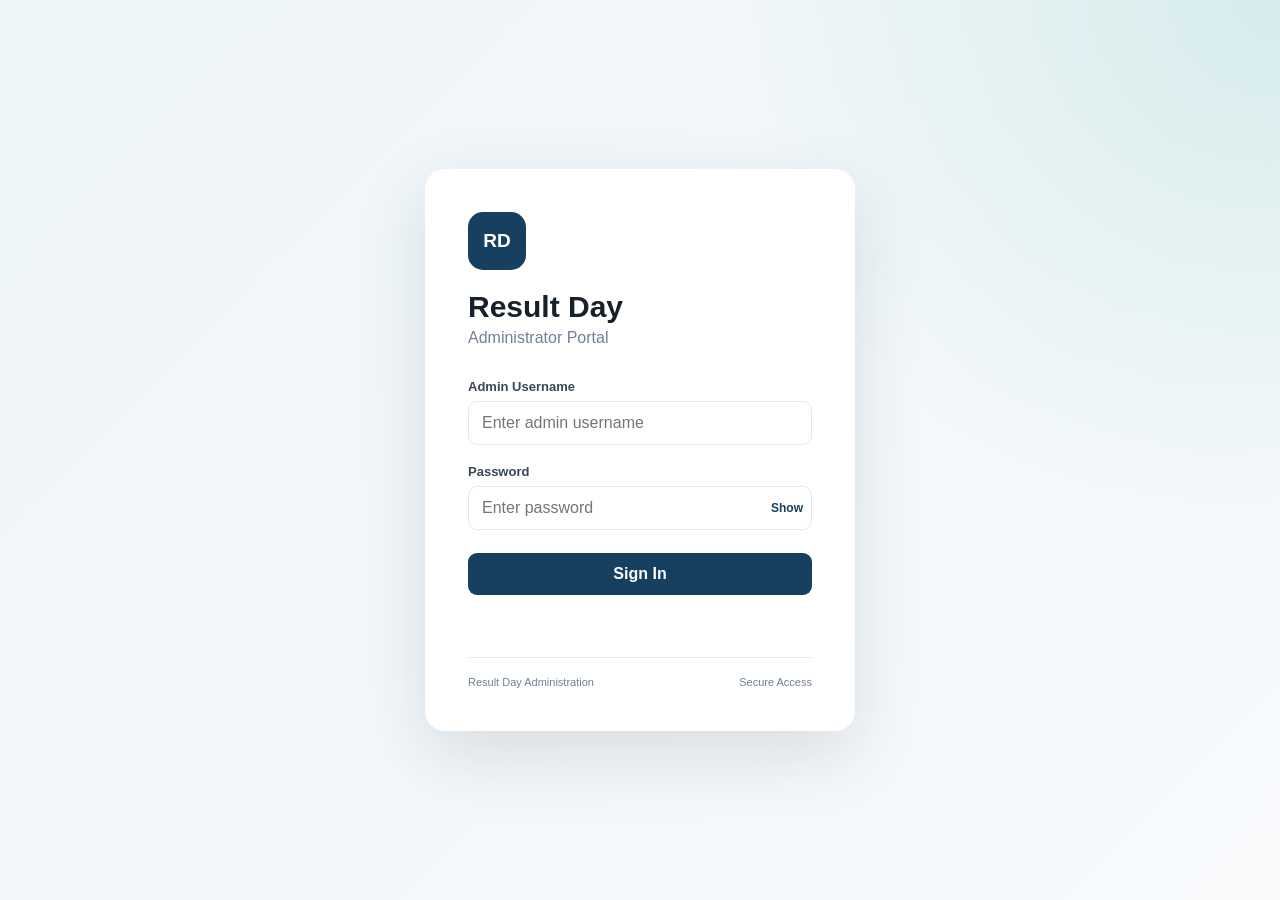
<file: admin-frontend/index.html>
<!DOCTYPE html>
<html lang="en">
<head>
    <meta charset="UTF-8">
    <meta name="viewport" content="width=device-width, initial-scale=1.0">

    <title>Result Day — Admin Portal</title>

    <link rel="stylesheet" href="admin.css">
</head>

<body>

<!-- =====================================================
     LOGIN SCREEN
===================================================== -->

<div id="loginScreen" class="login-screen">

    <div class="login-card">

        <div class="brand-mark">RD</div>

        <h1>Result Day</h1>
        <p class="login-subtitle">Administrator Portal</p>

        <form id="loginForm">

            <div class="input-group">
                <label for="adminUsername">Admin Username</label>
                <input
                    type="text"
                    id="adminUsername"
                    placeholder="Enter admin username"
                    autocomplete="username"
                    required
                >
            </div>

            <div class="input-group">
                <label for="adminPassword">Password</label>

                <div class="password-wrapper">
                    <input
                        type="password"
                        id="adminPassword"
                        placeholder="Enter password"
                        autocomplete="current-password"
                        required
                    >

                    <button
                        type="button"
                        id="togglePassword"
                        class="password-toggle"
                    >
                        Show
                    </button>
                </div>
            </div>

            <button type="submit" class="primary-btn login-btn">
                Sign In
            </button>

            <p id="loginMessage" class="login-message"></p>

        </form>

        <div class="login-footer">
            <span>Result Day Administration</span>
            <span>Secure Access</span>
        </div>

    </div>

</div>


<!-- =====================================================
     ADMIN APPLICATION
===================================================== -->

<div id="adminApp" class="admin-app hidden">

    <!-- SIDEBAR -->

    <aside class="sidebar" id="sidebar">

        <div class="sidebar-brand">

            <div class="brand-mark small">RD</div>

            <div>
                <strong>Result Day</strong>
                <span>Admin Portal</span>
            </div>

        </div>


        <nav class="sidebar-nav">

            <button class="nav-item active" data-section="dashboard">
                <span class="nav-icon">⌂</span>
                Dashboard
            </button>

            <button class="nav-item" data-section="release">
                <span class="nav-icon">◷</span>
                Result Release
            </button>

            <button class="nav-item" data-section="students">
                <span class="nav-icon">♙</span>
                Students
            </button>

            <button class="nav-item" data-section="results">
                <span class="nav-icon">▤</span>
                Results
            </button>

            <button class="nav-item" data-section="notifications">
                <span class="nav-icon">◉</span>
                Notifications
            </button>

            <div class="nav-divider"></div>

            <p class="nav-heading">INFRASTRUCTURE</p>

            <button class="nav-item" data-section="traffic">
                <span class="nav-icon">↗</span>
                Traffic & ALB
            </button>

            <button class="nav-item" data-section="compute">
                <span class="nav-icon">▣</span>
                EC2 & Scaling
            </button>

            <button class="nav-item" data-section="monitoring">
                <span class="nav-icon">◒</span>
                Monitoring
            </button>

        </nav>


        <div class="sidebar-bottom">

            <div class="admin-mini-profile">
                <div class="avatar">A</div>

                <div>
                    <strong>Administrator</strong>
                    <span>System Admin</span>
                </div>
            </div>

            <button id="logoutBtn" class="logout-btn">
                ⇥ Logout
            </button>

        </div>

    </aside>


    <!-- MAIN CONTENT -->

    <main class="main-content">

        <!-- TOPBAR -->

        <header class="topbar">

            <button id="menuBtn" class="menu-btn">
                ☰
            </button>

            <div class="topbar-title">
                <h2 id="pageTitle">Admin Dashboard</h2>
                <span id="pageSubtitle">
                    Result Day system overview
                </span>
            </div>

            <div class="topbar-actions">

                <button id="refreshBtn" class="icon-btn" title="Refresh">
                    ↻
                </button>

                <div class="admin-top-profile">
                    <div class="avatar">A</div>
                </div>

            </div>

        </header>


        <!-- =================================================
             DASHBOARD
        ================================================== -->

        <section id="dashboard" class="page-section active">

            <div class="welcome-row">

                <div>
                    <p class="eyebrow">SYSTEM OVERVIEW</p>
                    <h1>Good day, Administrator.</h1>
                    <p>
                        Monitor result publishing, students and infrastructure
                        from one place.
                    </p>
                </div>

                <div class="system-status">
                    <span class="status-dot"></span>
                    System Online
                </div>

            </div>


            <div class="stats-grid">

                <div class="stat-card">
                    <div class="stat-icon blue">ST</div>
                    <div>
                        <span>Total Students</span>
                        <strong id="totalStudents">—</strong>
                    </div>
                </div>

                <div class="stat-card">
                    <div class="stat-icon green">RP</div>
                    <div>
                        <span>Published Results</span>
                        <strong id="publishedResults">—</strong>
                    </div>
                </div>

                <div class="stat-card">
                    <div class="stat-icon orange">SR</div>
                    <div>
                        <span>Scheduled Results</span>
                        <strong id="scheduledResults">—</strong>
                    </div>
                </div>

                <div class="stat-card">
                    <div class="stat-icon purple">EC</div>
                    <div>
                        <span>EC2 Instances</span>
                        <strong id="ec2Count">—</strong>
                    </div>
                </div>

            </div>


            <div class="dashboard-grid">

                <div class="panel">

                    <div class="panel-header">
                        <div>
                            <h3>Result Release Status</h3>
                            <p>Current publishing state</p>
                        </div>

                        <button
                            class="small-btn"
                            data-section="release"
                        >
                            Manage
                        </button>
                    </div>

                    <div class="release-overview">

                        <div class="release-circle">
                            <span id="releasePercent">—</span>
                            <small>Published</small>
                        </div>

                        <div class="release-details">

                            <div class="detail-row">
                                <span>Published</span>
                                <strong id="dashPublished">—</strong>
                            </div>

                            <div class="detail-row">
                                <span>Scheduled</span>
                                <strong id="dashScheduled">—</strong>
                            </div>

                            <div class="detail-row">
                                <span>Pending</span>
                                <strong id="dashPending">—</strong>
                            </div>

                        </div>

                    </div>

                </div>


                <div class="panel">

                    <div class="panel-header">

                        <div>
                            <h3>Application Health</h3>
                            <p>Backend connectivity</p>
                        </div>

                        <span id="backendStatus" class="badge neutral">
                            Checking...
                        </span>

                    </div>

                    <div class="health-list">

                        <div class="health-item">
                            <span class="health-name">
                                Flask API
                            </span>

                            <span id="flaskHealth" class="health-value">
                                Checking
                            </span>
                        </div>

                        <div class="health-item">
                            <span class="health-name">
                                DynamoDB
                            </span>

                            <span id="dynamoHealth" class="health-value">
                                Checking
                            </span>
                        </div>

                        <div class="health-item">
                            <span class="health-name">
                                Load Balancer
                            </span>

                            <span id="albHealth" class="health-value">
                                —
                            </span>
                        </div>

                    </div>

                </div>

            </div>


            <div class="panel">

                <div class="panel-header">

                    <div>
                        <h3>Quick Actions</h3>
                        <p>Frequently used administrator controls</p>
                    </div>

                </div>

                <div class="quick-actions">

                    <button class="quick-btn" data-section="release">
                        <span>◷</span>
                        Schedule Result
                    </button>

                    <button class="quick-btn" data-section="students">
                        <span>♙</span>
                        Student Management
                    </button>

                    <button class="quick-btn" data-section="compute">
                        <span>▣</span>
                        EC2 Controls
                    </button>

                    <button class="quick-btn" data-section="monitoring">
                        <span>◒</span>
                        View Monitoring
                    </button>

                </div>

            </div>

        </section>


        <!-- RESULT RELEASE -->
<section class="page-section" id="page-release">

            <div class="page-title-row">
                <div>
                    <span class="eyebrow">ACADEMIC CONTROL</span>
                    <h1>Result Release</h1>
                    <p>Schedule and publish results for an entire batch.</p>
                </div>
                <button class="icon-btn" onclick="loadSchedules()" title="Refresh schedules">&#8635;</button>
            </div>

    <div class="grid-2">

        <!-- Schedule Batch Result -->
        <div class="panel">
            <div class="panel-header">
                <div>
                    <h2>Schedule Batch Result</h2>
                    <p>Set when results become available for the entire batch.</p>
                </div>
            </div>

            <form id="scheduleForm">

                <div class="form-group">
                    <label for="scheduleBatch">Batch</label>
                    <input
                        type="text"
                        id="scheduleBatch"
                        placeholder="e.g. 2022"
                        required
                    >
                </div>

                <div class="form-group">
                    <label for="scheduleBranch">Branch</label>
                    <input
                        type="text"
                        id="scheduleBranch"
                        placeholder="e.g. AI & Data Science"
                        required
                    >
                </div>

                <div class="form-group">
                    <label for="scheduleSemester">Semester</label>
                    <select id="scheduleSemester" required>
                        <option value="">Select semester</option>
                        <option value="1">Semester 1</option>
                        <option value="2">Semester 2</option>
                        <option value="3">Semester 3</option>
                        <option value="4">Semester 4</option>
                        <option value="5">Semester 5</option>
                        <option value="6">Semester 6</option>
                        <option value="7">Semester 7</option>
                        <option value="8">Semester 8</option>
                    </select>
                </div>

                <div class="form-group">
                    <label for="scheduleReleaseTime">Release Date & Time</label>
                    <input
                        type="datetime-local"
                        id="scheduleReleaseTime"
                        required
                    >
                </div>

                <button type="submit" class="btn btn-primary">
                    Schedule Batch Result
                </button>

            </form>
        </div>


        <!-- Publish Batch Result -->
        <div class="panel">
            <div class="panel-header">
                <div>
                    <h2>Publish Batch Result</h2>
                    <p>Manually publish results for the selected batch.</p>
                </div>
            </div>

            <form id="publishForm">

                <div class="form-group">
                    <label for="publishBatch">Batch</label>
                    <input
                        type="text"
                        id="publishBatch"
                        placeholder="e.g. 2022"
                        required
                    >
                </div>

                <div class="form-group">
                    <label for="publishBranch">Branch</label>
                    <input
                        type="text"
                        id="publishBranch"
                        placeholder="e.g. AI & Data Science"
                        required
                    >
                </div>

                <div class="form-group">
                    <label for="publishSemester">Semester</label>
                    <select id="publishSemester" required>
                        <option value="">Select semester</option>
                        <option value="1">Semester 1</option>
                        <option value="2">Semester 2</option>
                        <option value="3">Semester 3</option>
                        <option value="4">Semester 4</option>
                        <option value="5">Semester 5</option>
                        <option value="6">Semester 6</option>
                        <option value="7">Semester 7</option>
                        <option value="8">Semester 8</option>
                    </select>
                </div>

                <button type="submit" class="btn btn-success">
                    Publish Batch Result
                </button>

            </form>
        </div>

    </div>


    <!-- Scheduled Results -->
    <div class="panel">
        <div class="panel-header">
            <div>
                <h2>Scheduled Results</h2>
                <p>Results currently configured for batch release.</p>
            </div>

            <button class="btn btn-secondary" onclick="loadSchedules()">
                Refresh
            </button>
        </div>

        <div class="table-wrap">
            <table>
                <thead>
                    <tr>
                        <th>Batch</th>
                        <th>Branch</th>
                        <th>Semester</th>
                        <th>Status</th>
                        <th>Release Time</th>
                    </tr>
                </thead>

                <tbody id="scheduleTableBody">
                    <tr>
                        <td colspan="5" class="empty-state">
                            No scheduled results found.
                        </td>
                    </tr>
                </tbody>
            </table>
        </div>
    </div>

</section>


        <!-- =================================================
             STUDENTS
        ================================================== -->

        <section id="page-students" class="page-section">

            <div class="section-heading">

                <div>
                    <p class="eyebrow">ACADEMIC DATA</p>
                    <h1>Students</h1>
                    <p>View registered students and account status.</p>
                </div>

                <button id="refreshStudentsBtn" class="small-btn">
                    ↻ Refresh
                </button>

            </div>


            <div class="panel">

                <div class="search-row">

                    <input
                        type="text"
                        id="studentSearch"
                        placeholder="Search by PRN or student name..."
                    >

                </div>

                <div class="table-wrapper">

                    <table>

                        <thead>
                            <tr>
                                <th>PRN</th>
                                <th>Name</th>
                                <th>Email</th>
                                <th>Branch</th>
                                <th>Year</th>
                                <th>Account</th>
                            </tr>
                        </thead>

                        <tbody id="studentTableBody">

                            <tr>
                                <td colspan="6" class="empty-state">
                                    Load student data from the admin backend.
                                </td>
                            </tr>

                        </tbody>

                    </table>

                </div>

            </div>

        </section>


        <!-- =================================================
             RESULTS
        ================================================== -->

        <section id="page-results" class="page-section">

            <div class="section-heading">

                <div>
                    <p class="eyebrow">ACADEMIC RECORDS</p>
                    <h1>Results</h1>
                    <p>Review result publishing information.</p>
                </div>

            </div>


            <div class="panel">

                <div class="result-search">

                    <div class="input-group">
                        <label>Student PRN</label>

                        <input
                            type="text"
                            id="resultSearchPrn"
                            placeholder="2022AI001"
                        >
                    </div>

                    <button
                        id="searchResultsBtn"
                        class="primary-btn"
                    >
                        Search Results
                    </button>

                </div>


                <div id="resultSearchOutput" class="result-output">

                    <div class="empty-state">
                        Enter a PRN to view published results.
                    </div>

                </div>

            </div>

        </section>


        <!-- =================================================
             NOTIFICATIONS
        ================================================== -->

        <section id="page-notifications" class="page-section">

            <div class="section-heading">

                <div>
                    <p class="eyebrow">COMMUNICATION</p>
                    <h1>Notifications</h1>
                    <p>Send announcements to students.</p>
                </div>

            </div>


            <div class="panel">

                <form id="notificationForm">

                    <div class="form-grid">

                        <div class="input-group">
                            <label>Student PRN</label>

                            <input
                                type="text"
                                id="notificationPrn"
                                placeholder="2022AI001"
                                required
                            >
                        </div>

                        <div class="input-group">
                            <label>Notification Type</label>

                            <select id="notificationType">
                                <option value="GENERAL">General</option>
                                <option value="RESULT">Result</option>
                                <option value="EXAM">Examination</option>
                                <option value="IMPORTANT">Important</option>
                            </select>

                        </div>

                    </div>


                    <div class="input-group">

                        <label>Message</label>

                        <textarea
                            id="notificationMessage"
                            rows="5"
                            placeholder="Write notification..."
                            required
                        ></textarea>

                    </div>


                    <button class="primary-btn" type="submit">
                        Send Notification
                    </button>

                    <p id="notificationStatus" class="form-message"></p>

                </form>

            </div>

        </section>


        <!-- =================================================
             TRAFFIC
        ================================================== -->

        <section id="page-traffic" class="page-section">

            <div class="section-heading">

                <div>
                    <p class="eyebrow">AWS INFRASTRUCTURE</p>
                    <h1>Traffic & ALB</h1>
                    <p>Monitor incoming Result Day traffic.</p>
                </div>

                <button id="refreshTrafficBtn" class="small-btn">
                    ↻ Refresh
                </button>

            </div>


            <div class="stats-grid">

                <div class="stat-card">
                    <div class="stat-icon blue">ALB</div>

                    <div>
                        <span>Load Balancer</span>
                        <strong id="trafficAlbStatus">—</strong>
                    </div>
                </div>

                <div class="stat-card">
                    <div class="stat-icon green">REQ</div>

                    <div>
                        <span>Requests / min</span>
                        <strong id="requestsPerMinute">—</strong>
                    </div>
                </div>

                <div class="stat-card">
                    <div class="stat-icon orange">TG</div>

                    <div>
                        <span>Healthy Targets</span>
                        <strong id="healthyTargets">—</strong>
                    </div>
                </div>

            </div>


            <div class="panel">

                <div class="panel-header">

                    <div>
                        <h3>High Traffic Alarm</h3>
                        <p>Configured ALB request monitoring.</p>
                    </div>

                    <span class="badge success">
                        Configured
                    </span>

                </div>

                <div class="alarm-card">

                    <div>
                        <strong>ResultDay-High-ALB-Traffic</strong>

                        <p>
                            Alerts when ALB request count exceeds
                            500 requests in one minute.
                        </p>
                    </div>

                    <div class="alarm-value">
                        &gt; 500
                        <small>requests / minute</small>
                    </div>

                </div>

            </div>

        </section>


        <!-- =================================================
             EC2 / SCALING
        ================================================== -->

        <section id="page-compute" class="page-section">

            <div class="section-heading">

                <div>
                    <p class="eyebrow">AWS COMPUTE</p>
                    <h1>EC2 & Auto Scaling</h1>
                    <p>Manage application compute infrastructure.</p>
                </div>

                <button id="refreshComputeBtn" class="small-btn">
                    ↻ Refresh
                </button>

            </div>


            <div class="panel infrastructure-warning">

                <div class="warning-icon">!</div>

                <div>

                    <strong>AWS controls are protected</strong>

                    <p>
                        Start/stop actions will be connected through the
                        secure admin backend. AWS credentials must never
                        be placed inside this frontend.
                    </p>

                </div>

            </div>


            <div class="compute-grid">

                <div class="panel">

                    <div class="panel-header">

                        <div>
                            <h3>EC2 Instances</h3>
                            <p>Result Day application servers</p>
                        </div>

                    </div>


                    <div class="instance-list" id="instanceList">

                        <div class="instance-card">

                            <div class="instance-main">

                                <div class="instance-icon">
                                    EC2
                                </div>

                                <div>
                                    <strong>
                                        Result Day Application
                                    </strong>

                                    <span>
                                        Loading instance information...
                                    </span>
                                </div>

                            </div>

                            <span class="badge neutral">
                                —
                            </span>

                        </div>

                    </div>


                    <div class="compute-actions">

                        <button
                            id="startEc2Btn"
                            class="success-btn"
                        >
                            ▶ Start EC2
                        </button>

                        <button
                            id="stopEc2Btn"
                            class="danger-btn"
                        >
                            ■ Stop EC2
                        </button>

                    </div>

                    <p id="ec2ActionMessage" class="form-message"></p>

                </div>


                <div class="panel">

                    <div class="panel-header">

                        <div>
                            <h3>Auto Scaling Group</h3>
                            <p>Application capacity</p>
                        </div>

                        <span class="badge success">
                            Active
                        </span>

                    </div>


                    <div class="scaling-stats">

                        <div>
                            <span>Desired</span>
                            <strong id="desiredCapacity">2</strong>
                        </div>

                        <div>
                            <span>Minimum</span>
                            <strong id="minCapacity">2</strong>
                        </div>

                        <div>
                            <span>Maximum</span>
                            <strong id="maxCapacity">4</strong>
                        </div>

                    </div>


                    <div class="scaling-policy">

                        <span>Target CPU</span>
                        <strong>60%</strong>

                    </div>

                </div>

            </div>

        </section>


        <!-- =================================================
             MONITORING
        ================================================== -->

        <section id="page-monitoring" class="page-section">

            <div class="section-heading">

                <div>
                    <p class="eyebrow">OBSERVABILITY</p>
                    <h1>Monitoring</h1>
                    <p>Application and infrastructure health.</p>
                </div>

                <button id="refreshMonitoringBtn" class="small-btn">
                    ↻ Refresh
                </button>

            </div>


            <div class="monitor-grid">

                <div class="panel monitor-card">

                    <span class="monitor-label">
                        Backend
                    </span>

                    <strong id="monitorBackend">
                        Checking...
                    </strong>

                    <small>
                        Flask / Gunicorn
                    </small>

                </div>


                <div class="panel monitor-card">

                    <span class="monitor-label">
                        Database
                    </span>

                    <strong id="monitorDatabase">
                        Checking...
                    </strong>

                    <small>
                        Amazon DynamoDB
                    </small>

                </div>


                <div class="panel monitor-card">

                    <span class="monitor-label">
                        Load Balancer
                    </span>

                    <strong id="monitorAlb">
                        —
                    </strong>

                    <small>
                        Application Load Balancer
                    </small>

                </div>


                <div class="panel monitor-card">

                    <span class="monitor-label">
                        Scaling
                    </span>

                    <strong id="monitorScaling">
                        Active
                    </strong>

                    <small>
                        Auto Scaling Group
                    </small>

                </div>

            </div>


            <div class="panel">

                <div class="panel-header">

                    <div>
                        <h3>Architecture</h3>
                        <p>Current Result Day traffic path</p>
                    </div>

                </div>


                <div class="architecture">

                    <div class="architecture-node">
                        <strong>Student</strong>
                        <span>Browser</span>
                    </div>

                    <div class="architecture-arrow">→</div>

                    <div class="architecture-node">
                        <strong>S3</strong>
                        <span>Frontend</span>
                    </div>

                    <div class="architecture-arrow">→</div>

                    <div class="architecture-node">
                        <strong>ALB</strong>
                        <span>Traffic</span>
                    </div>

                    <div class="architecture-arrow">→</div>

                    <div class="architecture-node">
                        <strong>ASG</strong>
                        <span>EC2</span>
                    </div>

                    <div class="architecture-arrow">→</div>

                    <div class="architecture-node">
                        <strong>DynamoDB</strong>
                        <span>Results</span>
                    </div>

                </div>

            </div>

        </section>

    </main>

</div>


<!-- TOAST -->

<div id="toast" class="toast"></div>


<script src="admin.js"></script>

</body>
</html>
</file>
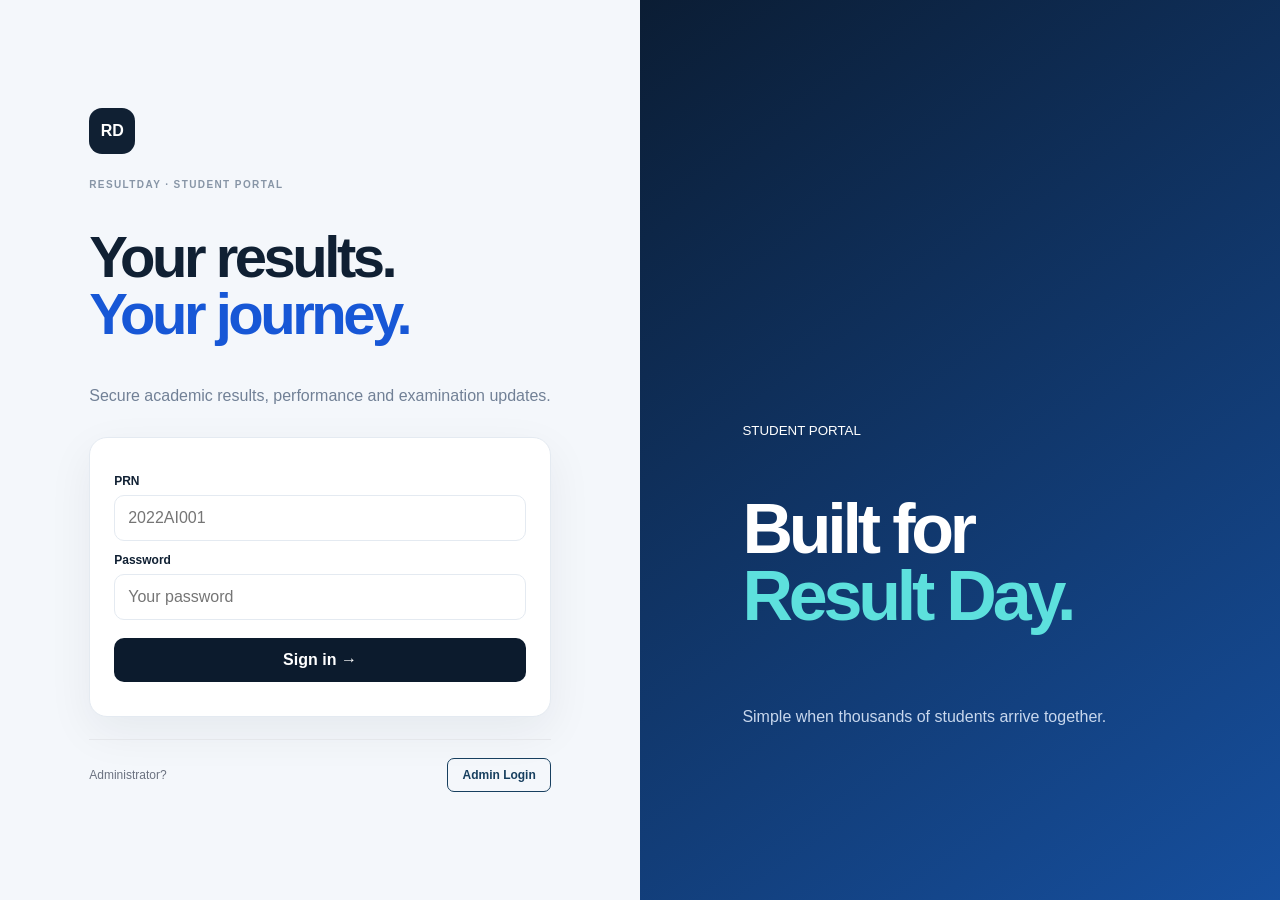
<file: result-day-frontend/index.html>
<!doctype html><html><head><meta charset="UTF-8"><meta name="viewport" content="width=device-width,initial-scale=1"><title>ResultDay — Student Portal</title><link rel="stylesheet" href="style.css"></head><body>

<div id="login" class="login"><div class="login-card"><b class="logo">RD</b><small>RESULTDAY · STUDENT PORTAL</small><h1>Your results.<br><em>Your journey.</em></h1><p>Secure academic results, performance and examination updates.</p><form id="loginForm"><label>PRN</label><input id="prn" required placeholder="2022AI001"><label>Password</label><input id="password" type="password" required placeholder="Your password"><button>Sign in →</button><div id="loginMsg"></div></form><div class="admin-entry"><span>Administrator?</span><button type="button" id="adminLoginBtn">Admin Login</button></div></div><div class="login-art"><small>STUDENT PORTAL</small><h2>Built for<br><strong>Result Day.</strong></h2><p>Simple when thousands of students arrive together.</p></div></div>

<div id="portal" class="hidden"><aside><div class="brand"><b>RD</b><span>ResultDay<small>STUDENT PORTAL</small></span></div><div class="mini"><i id="sideAvatar">TS</i><span><b id="sideName">Student</b><small id="sidePrn">PRN</small></span></div><nav><button data-page="dashboard">⌂ Dashboard</button><button data-page="academics">▦ My Academics</button><button data-page="results">◆ My Results</button><button data-page="performance">↗ Performance</button><hr><button data-page="examination">◷ Examination</button><button data-page="subjects">◇ Subjects</button><hr><button data-page="profile">◎ Profile</button><button data-page="notifications">♢ Notifications <b id="badge"></b></button><button data-page="help">? Help & FAQ</button></nav><button id="logout">↪ Logout</button></aside>

<main><header><button id="menu">☰</button><div><small>STUDENT PORTAL</small><h2 id="title">Dashboard</h2></div><div class="user"><i id="topAvatar">TS</i><span id="topName">Student</span></div></header><div id="error" class="error hidden"></div>

<section id="dashboard" class="page"><div class="intro"><small>YOUR ACADEMIC SPACE</small><h1>Welcome back, <em id="dashName">Student</em>.</h1><p>Everything important about your academic journey, in one place.</p></div><div class="cards"><article><small>Current CGPA</small><strong id="cgpa">—</strong><span>Published results</span></article><article><small>Latest SGPA</small><strong id="sgpa">—</strong><span id="latest">Latest published</span></article><article><small>Year</small><strong id="year">—</strong><span id="branch">—</span></article><article><small>Result Status</small><strong id="status">—</strong><span>Current semester</span></article></div><div class="grid"><article class="panel"><header>SEMESTER PROGRESS <b id="progress"></b></header><div id="semesterDots" class="dots"></div></article><article class="panel"><header>RECENT RESULT</header><div id="recent" class="pad"></div></article></div><div class="grid"><article class="panel"><header>UP NEXT · EXAMINATION</header><div id="nextExam" class="pad"></div></article><article class="panel"><header>STUDENT</header><div class="profile-mini pad"><i id="dashAvatar">TS</i><div><h3 id="dashStudent">Student</h3><p id="dashBranch">—</p></div></div></article></div></section>

<section id="academics" class="page hidden"><div class="intro"><small>ACADEMICS</small><h1>My Academics</h1><p>Your eight-semester academic journey.</p></div><div class="cards"><article><small>Current Semester</small><strong id="aSem">—</strong></article><article><small>Current Year</small><strong id="aYear">—</strong></article><article><small>Admission Year</small><strong id="aAdmission">—</strong></article><article><small>Results Published</small><strong id="aPublished">—</strong></article></div><div class="panel"><header>SEMESTER MAP</header><div id="semesterMap" class="sem-map"></div></div></section>

<section id="results" class="page hidden"><div class="intro"><small>ACADEMIC PERFORMANCE</small><h1>My Results</h1><p>Published semester results.</p></div><div id="resultsList"></div></section>

<section id="performance" class="page hidden"><div class="intro"><small>YOUR JOURNEY</small><h1>Performance</h1><p>Your published academic progress.</p></div><div class="cards"><article><small>Current CGPA</small><strong id="pCgpa">—</strong></article><article><small>Semesters</small><strong id="pCount">—</strong></article><article><small>Latest SGPA</small><strong id="pSgpa">—</strong></article></div><div class="panel"><header>SGPA HISTORY</header><div id="trend" class="trend"></div></div></section>

<section id="examination" class="page hidden"><div class="intro"><small>ACADEMICS</small><h1>Examination</h1><p>Your examination schedule.</p></div><div class="panel" id="exams"></div></section>

<section id="subjects" class="page hidden"><div class="intro"><small>CURRENT SEMESTER</small><h1>Subjects</h1><p>Registered subjects.</p></div><div class="panel table"><table><thead><tr><th>CODE</th><th>SUBJECT</th><th>CREDITS</th></tr></thead><tbody id="subjectsBody"></tbody></table></div></section>

<section id="profile" class="page hidden"><div class="intro"><small>ACCOUNT</small><h1>Profile</h1><p>Your registered information.</p></div><div class="panel info"><div class="profile-head"><i id="profileAvatar">TS</i><div><h2 id="profileName">Student</h2><p id="profilePrn">—</p><b>Account active</b></div></div><div class="info-grid" id="infoGrid"></div></div></section>

<section id="notifications" class="page hidden"><div class="intro"><small>ACCOUNT</small><h1>Notifications</h1><p>Important portal updates.</p></div><div id="notificationsList"></div></section>

<section id="help" class="page hidden"><div class="intro"><small>SUPPORT</small><h1>Help & FAQ</h1></div><div class="faqs"><details open><summary>Why can't I see my current result?</summary><p>Results remain unavailable until their scheduled release time.</p></details><details><summary>Why is a semester not showing?</summary><p>The portal displays published results and the current academic semester separately.</p></details><details><summary>Where can I see my subjects?</summary><p>Open Subjects from the sidebar.</p></details></div></section><footer>RESULT DAY · Secure student portal</footer></main></div><script src="script.js"></script><script>document.getElementById('adminLoginBtn').addEventListener('click',function(){window.location.href='http://localhost:5050';});</script></body></html>
</file>
<file: admin-frontend/admin.css>
/* =========================================================
   RESULT DAY — ADMIN PORTAL
========================================================= */

* {
    box-sizing: border-box;
    margin: 0;
    padding: 0;
}

:root {
    --primary: #173f5f;
    --primary-light: #245b83;
    --accent: #3caea3;

    --success: #16835b;
    --danger: #c0392b;
    --warning: #d88900;

    --bg: #f4f7fa;
    --card: #ffffff;
    --border: #e2e8ee;

    --text: #17212b;
    --muted: #718096;

    --sidebar: #102f49;

    --shadow:
        0 8px 25px rgba(20, 45, 70, 0.07);

    --radius: 14px;
}

body {
    font-family:
        Inter,
        Segoe UI,
        Arial,
        sans-serif;

    background: var(--bg);
    color: var(--text);
}


/* =========================================================
   UTILITIES
========================================================= */

.hidden {
    display: none !important;
}

button,
input,
select,
textarea {
    font: inherit;
}

button {
    cursor: pointer;
}

input,
select,
textarea {
    width: 100%;
    border: 1px solid var(--border);
    border-radius: 9px;
    padding: 12px 13px;
    outline: none;
    background: #fff;
    color: var(--text);
}

input:focus,
select:focus,
textarea:focus {
    border-color: var(--accent);
    box-shadow: 0 0 0 3px rgba(60, 174, 163, 0.12);
}

textarea {
    resize: vertical;
}


/* =========================================================
   LOGIN
========================================================= */

.login-screen {
    min-height: 100vh;

    display: flex;
    align-items: center;
    justify-content: center;

    padding: 30px;

    background:
        radial-gradient(
            circle at top right,
            rgba(60, 174, 163, 0.16),
            transparent 35%
        ),
        linear-gradient(
            135deg,
            #eef5f8,
            #f8fafc
        );
}

.login-card {
    width: min(430px, 100%);

    background: white;

    padding: 42px;

    border-radius: 20px;

    box-shadow:
        0 25px 70px rgba(20, 45, 70, 0.13);

    border: 1px solid rgba(255,255,255,0.8);
}

.brand-mark {
    width: 58px;
    height: 58px;

    border-radius: 15px;

    display: flex;
    align-items: center;
    justify-content: center;

    background: var(--primary);
    color: white;

    font-weight: 800;
    font-size: 19px;

    margin-bottom: 20px;
}

.brand-mark.small {
    width: 42px;
    height: 42px;

    margin: 0;

    border-radius: 11px;

    font-size: 14px;
}

.login-card h1 {
    font-size: 30px;
}

.login-subtitle {
    color: var(--muted);
    margin-top: 5px;
    margin-bottom: 32px;
}

.input-group {
    margin-bottom: 19px;
}

.input-group label {
    display: block;

    font-size: 13px;
    font-weight: 700;

    margin-bottom: 7px;

    color: #3b4752;
}

.password-wrapper {
    position: relative;
}

.password-wrapper input {
    padding-right: 65px;
}

.password-toggle {
    position: absolute;
    right: 9px;
    top: 50%;

    transform: translateY(-50%);

    border: 0;
    background: transparent;

    color: var(--primary);

    font-size: 12px;
    font-weight: 700;
}

.primary-btn,
.success-btn,
.danger-btn, .btn-danger {
    border: 0;

    border-radius: 9px;

    padding: 12px 18px;

    color: white;

    font-weight: 700;

    transition:
        transform .15s,
        opacity .15s;
}

.primary-btn, .btn-primary {
    background: var(--primary);
}

.success-btn, .btn-success {
    background: var(--success);
}

.danger-btn, .btn-danger {
    background: var(--danger);
}

.primary-btn:hover,
.success-btn:hover,
.danger-btn:hover {
    transform: translateY(-1px);
    opacity: .92;
}

.login-btn {
    width: 100%;
    margin-top: 4px;
}

.login-message {
    min-height: 20px;
    margin-top: 12px;

    text-align: center;

    font-size: 13px;
    color: var(--danger);
}

.login-footer {
    margin-top: 30px;
    padding-top: 18px;

    border-top: 1px solid var(--border);

    display: flex;
    justify-content: space-between;

    color: var(--muted);

    font-size: 11px;
}


/* =========================================================
   APP
========================================================= */

.admin-app {
    min-height: 100vh;
    display: flex;
}


/* =========================================================
   SIDEBAR
========================================================= */

.sidebar {
    position: fixed;

    left: 0;
    top: 0;
    bottom: 0;

    width: 255px;

    background: var(--sidebar);
    color: white;

    display: flex;
    flex-direction: column;

    z-index: 20;
}

.sidebar-brand {
    height: 82px;

    display: flex;
    align-items: center;

    gap: 12px;

    padding: 0 20px;

    border-bottom: 1px solid rgba(255,255,255,.08);
}

.sidebar-brand strong {
    display: block;
    font-size: 15px;
}

.sidebar-brand span {
    display: block;

    margin-top: 3px;

    font-size: 11px;

    color: rgba(255,255,255,.58);
}

.sidebar-nav {
    flex: 1;

    padding: 18px 12px;

    overflow-y: auto;
}

.nav-item {
    width: 100%;

    border: 0;

    background: transparent;

    color: rgba(255,255,255,.72);

    text-align: left;

    padding: 11px 13px;

    margin-bottom: 4px;

    border-radius: 9px;

    display: flex;
    align-items: center;

    gap: 11px;

    font-size: 13px;

    transition: .15s;
}

.nav-item:hover {
    background: rgba(255,255,255,.07);
    color: white;
}

.nav-item.active {
    background: rgba(60,174,163,.18);
    color: white;
}

.nav-icon {
    width: 22px;
    text-align: center;
    opacity: .9;
}

.nav-divider {
    height: 1px;

    background: rgba(255,255,255,.08);

    margin: 16px 8px;
}

.nav-heading {
    padding: 0 13px 9px;

    color: rgba(255,255,255,.35);

    font-size: 9px;
    font-weight: 800;

    letter-spacing: 1.2px;
}

.sidebar-bottom {
    padding: 15px;

    border-top: 1px solid rgba(255,255,255,.08);
}

.admin-mini-profile {
    display: flex;
    align-items: center;

    gap: 10px;

    margin-bottom: 12px;
}

.admin-mini-profile strong {
    display: block;
    font-size: 12px;
}

.admin-mini-profile span {
    display: block;

    color: rgba(255,255,255,.5);

    font-size: 10px;

    margin-top: 2px;
}

.avatar {
    width: 34px;
    height: 34px;

    border-radius: 50%;

    background: var(--accent);

    color: white;

    display: flex;
    align-items: center;
    justify-content: center;

    font-weight: 800;
    font-size: 12px;
}

.logout-btn {
    width: 100%;

    border: 1px solid rgba(255,255,255,.1);

    background: rgba(255,255,255,.04);

    color: rgba(255,255,255,.75);

    padding: 9px;

    border-radius: 8px;

    font-size: 12px;
}


/* =========================================================
   MAIN
========================================================= */

.main-content {
    margin-left: 255px;

    width: calc(100% - 255px);

    min-height: 100vh;
}

.topbar {
    height: 82px;

    background: white;

    border-bottom: 1px solid var(--border);

    display: flex;
    align-items: center;

    padding: 0 30px;

    position: sticky;
    top: 0;

    z-index: 10;
}

.menu-btn {
    display: none;

    border: 0;
    background: transparent;

    font-size: 22px;

    margin-right: 14px;
}

.topbar-title h2 {
    font-size: 18px;
}

.topbar-title span {
    color: var(--muted);

    font-size: 11px;

    display: block;

    margin-top: 3px;
}

.topbar-actions {
    margin-left: auto;

    display: flex;
    align-items: center;

    gap: 14px;
}

.icon-btn,
.small-btn {
    border: 1px solid var(--border);

    background: white;

    border-radius: 8px;

    color: var(--primary);

    font-weight: 700;
}

.icon-btn {
    width: 35px;
    height: 35px;
}

.small-btn {
    padding: 8px 13px;
    font-size: 11px;
}

.admin-top-profile .avatar {
    width: 36px;
    height: 36px;
}


/* =========================================================
   PAGE
========================================================= */

.page-section {
    display: none;

    padding: 32px;
}

.page-section.active {
    display: block;
}

.welcome-row,
.section-heading {
    display: flex;
    justify-content: space-between;
    align-items: flex-start;

    gap: 20px;

    margin-bottom: 28px;
}

.eyebrow {
    color: var(--accent);

    font-size: 10px;
    font-weight: 800;

    letter-spacing: 1.3px;

    margin-bottom: 7px;
}

.welcome-row h1,
.section-heading h1 {
    font-size: 27px;

    letter-spacing: -.5px;
}

.welcome-row p:not(.eyebrow),
.section-heading p:not(.eyebrow) {
    color: var(--muted);

    font-size: 13px;

    margin-top: 6px;
}

.system-status {
    background: #eef9f4;

    color: var(--success);

    border-radius: 20px;

    padding: 8px 13px;

    font-size: 11px;
    font-weight: 700;

    display: flex;
    align-items: center;

    gap: 7px;
}

.status-dot {
    width: 7px;
    height: 7px;

    background: var(--success);

    border-radius: 50%;
}


/* =========================================================
   CARDS
========================================================= */

.stats-grid {
    display: grid;

    grid-template-columns:
        repeat(4, minmax(0, 1fr));

    gap: 17px;

    margin-bottom: 20px;
}

.stat-card {
    background: white;

    border: 1px solid var(--border);

    border-radius: var(--radius);

    padding: 20px;

    box-shadow: var(--shadow);

    display: flex;
    align-items: center;

    gap: 14px;
}

.stat-icon {
    width: 43px;
    height: 43px;

    border-radius: 11px;

    display: flex;
    align-items: center;
    justify-content: center;

    font-size: 10px;
    font-weight: 800;
}

.stat-icon.blue {
    background: #eaf2fb;
    color: #27648d;
}

.stat-icon.green {
    background: #e9f8f1;
    color: #16835b;
}

.stat-icon.orange {
    background: #fff4df;
    color: #c07800;
}

.stat-icon.purple {
    background: #f1ebfa;
    color: #7650a8;
}

.stat-card span {
    display: block;

    color: var(--muted);

    font-size: 11px;
}

.stat-card strong {
    display: block;

    margin-top: 5px;

    font-size: 23px;
}


/* =========================================================
   PANELS
========================================================= */

.panel {
    background: white;

    border: 1px solid var(--border);

    border-radius: var(--radius);

    box-shadow: var(--shadow);

    padding: 22px;

    margin-bottom: 20px;
}

.panel-header {
    display: flex;

    align-items: center;
    justify-content: space-between;

    gap: 15px;

    margin-bottom: 20px;
}

.panel-header h3 {
    font-size: 15px;
}

.panel-header p {
    color: var(--muted);

    font-size: 11px;

    margin-top: 4px;
}

.dashboard-grid {
    display: grid;

    grid-template-columns:
        1fr 1fr;

    gap: 20px;
}


/* =========================================================
   RELEASE
========================================================= */

.release-overview {
    display: flex;
    align-items: center;

    gap: 30px;
}

.release-circle {
    width: 125px;
    height: 125px;

    border-radius: 50%;

    background:
        conic-gradient(
            var(--accent) 0 70%,
            #eaf0f4 70% 100%
        );

    display: flex;
    flex-direction: column;

    align-items: center;
    justify-content: center;

    position: relative;
}

.release-circle::before {
    content: "";

    position: absolute;

    width: 91px;
    height: 91px;

    background: white;

    border-radius: 50%;
}

.release-circle span,
.release-circle small {
    position: relative;
    z-index: 1;
}

.release-circle span {
    font-size: 20px;
    font-weight: 800;
}

.release-circle small {
    color: var(--muted);
    font-size: 9px;
}

.release-details {
    flex: 1;
}

.detail-row {
    display: flex;
    justify-content: space-between;

    padding: 10px 0;

    border-bottom: 1px solid var(--border);

    font-size: 12px;
}

.detail-row span {
    color: var(--muted);
}

.health-list {
    display: grid;
    gap: 5px;
}

.health-item {
    display: flex;
    justify-content: space-between;

    padding: 12px;

    background: #f8fafb;

    border-radius: 8px;

    font-size: 12px;
}

.health-name {
    color: var(--muted);
}

.health-value {
    font-weight: 700;
}


/* =========================================================
   QUICK ACTIONS
========================================================= */

.quick-actions {
    display: grid;

    grid-template-columns:
        repeat(4, 1fr);

    gap: 12px;
}

.quick-btn {
    background: #f8fafb;

    border: 1px solid var(--border);

    border-radius: 10px;

    padding: 17px;

    color: var(--primary);

    text-align: left;

    font-weight: 700;

    font-size: 12px;
}

.quick-btn span {
    display: block;

    margin-bottom: 10px;

    font-size: 18px;
}


/* =========================================================
   FORMS
========================================================= */

.form-grid {
    display: grid;

    grid-template-columns:
        repeat(2, minmax(0, 1fr));

    gap: 17px;
}

.form-grid .input-group:last-child {
    grid-column: 1 / -1;
}

.form-message {
    min-height: 20px;

    margin-top: 10px;

    font-size: 12px;
}

.search-row {
    margin-bottom: 20px;
    max-width: 430px;
}


/* =========================================================
   TABLE
========================================================= */

.table-wrapper {
    overflow-x: auto;
}

table {
    width: 100%;

    border-collapse: collapse;

    font-size: 12px;
}

th {
    background: #f7f9fb;

    color: var(--muted);

    font-size: 10px;

    text-align: left;

    padding: 12px;

    white-space: nowrap;
}

td {
    padding: 13px 12px;

    border-top: 1px solid var(--border);

    white-space: nowrap;
}

.badge {
    display: inline-flex;

    align-items: center;

    border-radius: 20px;

    padding: 5px 9px;

    font-size: 9px;

    font-weight: 800;
}

.badge.success {
    background: #eaf8f1;
    color: var(--success);
}

.badge.warning {
    background: #fff4df;
    color: #a76b00;
}

.badge.danger {
    background: #fff0ee;
    color: var(--danger);
}

.badge.neutral {
    background: #eef2f5;
    color: #687684;
}

.empty-state {
    color: var(--muted);

    text-align: center;

    padding: 35px;
}


/* =========================================================
   RESULT SEARCH
========================================================= */

.result-search {
    display: flex;

    align-items: flex-end;

    gap: 15px;

    max-width: 650px;
}

.result-search .input-group {
    flex: 1;
}

.result-output {
    margin-top: 20px;
}


/* =========================================================
   TRAFFIC
========================================================= */

.alarm-card {
    background: #f8fafb;

    border: 1px solid var(--border);

    border-radius: 10px;

    padding: 18px;

    display: flex;

    align-items: center;
    justify-content: space-between;

    gap: 20px;
}

.alarm-card strong {
    font-size: 13px;
}

.alarm-card p {
    margin-top: 6px;

    color: var(--muted);

    font-size: 11px;
}

.alarm-value {
    font-weight: 800;

    font-size: 17px;

    color: var(--primary);

    text-align: right;
}

.alarm-value small {
    display: block;

    color: var(--muted);

    font-size: 9px;

    font-weight: 400;

    margin-top: 3px;
}


/* =========================================================
   COMPUTE
========================================================= */

.infrastructure-warning {
    display: flex;

    gap: 14px;

    background: #fff9ed;

    border-color: #f0dfb6;
}

.warning-icon {
    width: 32px;
    height: 32px;

    flex-shrink: 0;

    background: #fff0ca;

    color: #a76b00;

    border-radius: 50%;

    display: flex;
    align-items: center;
    justify-content: center;

    font-weight: 800;
}

.infrastructure-warning strong {
    font-size: 13px;
}

.infrastructure-warning p {
    color: #856d42;

    font-size: 11px;

    margin-top: 4px;
}

.compute-grid {
    display: grid;

    grid-template-columns:
        1.3fr .7fr;

    gap: 20px;
}

.instance-list {
    display: grid;
    gap: 10px;
}

.instance-card {
    display: flex;

    justify-content: space-between;
    align-items: center;

    padding: 14px;

    border: 1px solid var(--border);

    border-radius: 10px;
}

.instance-main {
    display: flex;
    align-items: center;

    gap: 12px;
}

.instance-icon {
    width: 40px;
    height: 40px;

    border-radius: 9px;

    background: #fff2df;

    color: #bb7200;

    display: flex;
    align-items: center;
    justify-content: center;

    font-size: 9px;
    font-weight: 800;
}

.instance-main strong {
    display: block;
    font-size: 12px;
}

.instance-main span {
    display: block;

    color: var(--muted);

    font-size: 10px;

    margin-top: 4px;
}

.compute-actions {
    display: flex;

    gap: 10px;

    margin-top: 18px;
}

.scaling-stats {
    display: grid;

    grid-template-columns:
        repeat(3, 1fr);

    gap: 8px;
}

.scaling-stats div {
    background: #f8fafb;

    border-radius: 9px;

    padding: 15px;

    text-align: center;
}

.scaling-stats span {
    display: block;

    color: var(--muted);

    font-size: 10px;
}

.scaling-stats strong {
    display: block;

    margin-top: 5px;

    font-size: 22px;
}

.scaling-policy {
    margin-top: 15px;

    padding: 14px;

    background: #edf8f6;

    border-radius: 9px;

    display: flex;

    justify-content: space-between;

    font-size: 12px;
}

.scaling-policy span {
    color: var(--muted);
}


/* =========================================================
   MONITORING
========================================================= */

.monitor-grid {
    display: grid;

    grid-template-columns:
        repeat(4, 1fr);

    gap: 15px;
}

.monitor-card {
    margin-bottom: 20px;
}

.monitor-label {
    display: block;

    color: var(--muted);

    font-size: 10px;

    text-transform: uppercase;

    letter-spacing: .6px;
}

.monitor-card strong {
    display: block;

    margin-top: 8px;

    font-size: 19px;
}

.monitor-card small {
    display: block;

    color: var(--muted);

    font-size: 10px;

    margin-top: 4px;
}

.architecture {
    display: flex;

    align-items: center;
    justify-content: center;

    gap: 12px;

    overflow-x: auto;

    padding: 20px 5px;
}

.architecture-node {
    min-width: 115px;

    padding: 17px 12px;

    background: #f8fafb;

    border: 1px solid var(--border);

    border-radius: 10px;

    text-align: center;
}

.architecture-node strong {
    display: block;

    font-size: 12px;

    color: var(--primary);
}

.architecture-node span {
    display: block;

    color: var(--muted);

    font-size: 9px;

    margin-top: 4px;
}

.architecture-arrow {
    color: var(--accent);

    font-size: 20px;
}


/* =========================================================
   TOAST
========================================================= */

.toast {
    position: fixed;

    right: 25px;
    bottom: 25px;

    background: #17212b;
    color: white;

    padding: 12px 17px;

    border-radius: 9px;

    font-size: 12px;

    box-shadow: 0 10px 30px rgba(0,0,0,.15);

    transform: translateY(100px);

    opacity: 0;

    transition: .25s;

    z-index: 100;
}

.toast.show {
    transform: translateY(0);
    opacity: 1;
}


/* =========================================================
   RESPONSIVE
========================================================= */

@media (max-width: 1100px) {

    .stats-grid {
        grid-template-columns:
            repeat(2, 1fr);
    }

    .monitor-grid {
        grid-template-columns:
            repeat(2, 1fr);
    }

    .quick-actions {
        grid-template-columns:
            repeat(2, 1fr);
    }
}

@media (max-width: 850px) {

    .sidebar {
        transform: translateX(-100%);
        transition: .25s;
    }

    .sidebar.open {
        transform: translateX(0);
    }

    .main-content {
        margin-left: 0;
        width: 100%;
    }

    .menu-btn {
        display: block;
    }

    .dashboard-grid,
    .compute-grid {
        grid-template-columns: 1fr;
    }

    .page-section {
        padding: 22px;
    }
}

@media (max-width: 600px) {

    .topbar {
        padding: 0 17px;
    }

    .stats-grid,
    .monitor-grid,
    .form-grid {
        grid-template-columns: 1fr;
    }

    .quick-actions {
        grid-template-columns: 1fr;
    }

    .welcome-row,
    .section-heading {
        flex-direction: column;
    }

    .login-card {
        padding: 28px;
    }

    .result-search {
        flex-direction: column;
        align-items: stretch;
    }

    .compute-actions {
        flex-direction: column;
    }
}


/* =========================================================
   RESULT RELEASE BUTTONS
========================================================= */

#page-release .btn {
    border: 0;
    border-radius: 10px;
    padding: 12px 20px;
    min-height: 44px;
    font-size: 12px;
    font-weight: 700;
    display: inline-flex;
    align-items: center;
    justify-content: center;
    transition:
        transform .15s ease,
        box-shadow .15s ease,
        opacity .15s ease;
}

#page-release .btn-primary {
    background: var(--primary);
    color: #ffffff !important;
    box-shadow: 0 6px 16px rgba(23, 63, 95, .16);
}

#page-release .btn-success {
    background: var(--success);
    color: #ffffff !important;
    box-shadow: 0 6px 16px rgba(22, 131, 91, .16);
}

#page-release .btn-secondary {
    background: var(--primary);
    color: #ffffff !important;
    border: 0;
    padding: 10px 18px;
    min-height: 42px;
    border-radius: 9px;
    font-weight: 700;
    margin-left: 16px;
}

#page-release .btn:hover {
    transform: translateY(-1px);
    opacity: .92;
}

#page-release form {
    gap: 18px;
}

.page-title-row {
    display: flex;
    justify-content: space-between;
    align-items: center;
    width: 100%;
}

.page-title-row .icon-btn {
    margin-left: auto;
    flex-shrink: 0;
}

#page-release .grid-2 {
    margin-top: 28px;
}

#page-release .panel-header .btn-secondary:hover {
    background: var(--primary-light);
}
</file>
<file: result-day-frontend/style.css>
:root{--bg:#f4f7fb;--card:#fff;--ink:#102033;--muted:#718096;--line:#e4eaf1;--blue:#1757d6;--dark:#0c1b2d;--teal:#29b9c2}*{box-sizing:border-box}body{margin:0;font-family:Inter,Segoe UI,Arial,sans-serif;background:var(--bg);color:var(--ink)}button,input{font:inherit}button{cursor:pointer}.hidden{display:none!important}.login{min-height:100vh;display:grid;grid-template-columns:1fr 1fr}.login-card{max-width:620px;margin:auto;padding:55px}.logo,.brand b{display:grid;place-items:center;background:var(--ink);color:#fff;border-radius:13px;width:46px;height:46px}.login-card>small,.intro small,header small{letter-spacing:.14em;font-weight:800;color:#8795a6;font-size:10px;display:block}.login-card>small{margin-top:25px}.login-card h1{font-size:58px;line-height:.98;letter-spacing:-.06em}.login-card em,.intro em{color:var(--blue);font-style:normal}.login-card p,.intro p{color:var(--muted);line-height:1.7}.login form{margin-top:28px;padding:24px;background:#fff;border:1px solid var(--line);border-radius:18px;box-shadow:0 15px 45px #10203310}.login label{display:block;font-size:12px;font-weight:700;margin:12px 0 7px}.login input{width:100%;padding:13px;border:1px solid var(--line);border-radius:10px}.login form button{width:100%;margin-top:18px;padding:13px;background:var(--dark);color:#fff;border:0;border-radius:10px;font-weight:800}.login #loginMsg{color:#c33;font-size:12px;margin-top:10px}.login-art{background:linear-gradient(145deg,#0b1d34,#164f9e);color:#fff;padding:12vw 8vw;display:flex;flex-direction:column;justify-content:end}.login-art h2{font-size:70px;line-height:.95;letter-spacing:-.06em}.login-art strong{color:#5de0dd}.login-art p{color:#c8d7ed;max-width:400px;line-height:1.7}aside{position:fixed;inset:0 auto 0 0;width:250px;background:var(--dark);color:#dce7f5;padding:22px 15px;display:flex;flex-direction:column;z-index:5}.brand{display:flex;gap:10px;align-items:center;padding:0 8px 25px}.brand b{width:39px;height:39px;font-size:12px}.brand span{font-weight:800}.brand small{display:block;color:#71849e;font-size:8px;letter-spacing:.12em;margin-top:3px}.mini{display:flex;gap:9px;align-items:center;background:#ffffff0b;padding:12px;border-radius:12px}.mini i,.user i,.profile-mini i,.profile-head i{display:grid;place-items:center;background:linear-gradient(135deg,#3971e4,#29b9c2);color:#fff;font-style:normal;font-weight:900;border-radius:10px;width:35px;height:35px}.mini b,.mini small{display:block;font-size:12px}.mini small{color:#8193aa;font-size:9px;margin-top:2px}nav{margin-top:18px}nav button,aside>#logout{width:100%;background:none;border:0;color:#91a2b8;text-align:left;padding:10px;border-radius:9px;font-size:12px}nav button:hover,nav button.active{background:#172d49;color:#fff}nav hr{border:0;border-top:1px solid #ffffff10;margin:10px 0}aside>#logout{margin-top:auto}main{margin-left:250px;min-height:100vh}main>header{height:78px;background:#fffffff0;border-bottom:1px solid var(--line);position:sticky;top:0;z-index:4;display:flex;align-items:center;padding:0 40px;justify-content:space-between}main>header h2{font-size:18px;margin:4px 0}.user{display:flex;align-items:center;gap:9px;font-size:12px}.user i{width:34px;height:34px}.user span{font-weight:700}.page{max-width:1450px;margin:auto;padding:42px}.intro{margin-bottom:25px}.intro h1{font-size:40px;letter-spacing:-.05em;margin:8px 0}.cards{display:grid;grid-template-columns:repeat(4,1fr);gap:14px;margin-bottom:18px}.cards article{background:var(--card);border:1px solid var(--line);border-radius:17px;padding:20px;min-height:125px}.cards article:first-child{background:linear-gradient(145deg,#122c50,#1854a5);color:#fff}.cards small,.cards span{display:block;color:#8290a0;font-size:10px}.cards article:first-child small,.cards article:first-child span{color:#bfd0e8}.cards strong{display:block;font-size:30px;margin:14px 0 6px}.grid{display:grid;grid-template-columns:1fr 1fr;gap:18px;margin-bottom:18px}.panel{background:var(--card);border:1px solid var(--line);border-radius:17px;overflow:hidden;margin-bottom:18px}.panel>header{padding:18px 20px;border-bottom:1px solid var(--line);font-size:10px;font-weight:800;letter-spacing:.12em;color:#8290a0;display:flex;justify-content:space-between}.pad{padding:20px}.dots{display:flex;gap:8px;padding:30px 20px}.dots i{height:9px;flex:1;background:#e7edf4;border-radius:10px}.dots i.done{background:var(--blue)}.dots i.current{background:var(--teal)}.profile-mini{display:flex;gap:14px;align-items:center}.profile-mini i{width:55px;height:55px}.profile-mini h3{margin:0}.profile-mini p{margin:4px 0;color:var(--muted);font-size:12px}.result{margin-bottom:15px}.result-head{padding:20px;display:flex;justify-content:space-between}.result-head h3{margin:5px 0}.stats{display:flex;gap:20px}.stats b{font-size:18px}.stats small{display:block;color:var(--muted)}table{width:100%;border-collapse:collapse;font-size:12px}th,td{text-align:left;padding:13px 17px;border-top:1px solid var(--line)}th{font-size:9px;color:#7c8a9a;background:#f8fafc}.trend{height:240px;padding:30px 20px;display:flex;align-items:end;gap:12px}.bar{flex:1;max-width:70px;background:linear-gradient(#29b9c2,#1757d6);border-radius:8px 8px 2px 2px;position:relative;min-height:4px}.bar b{position:absolute;bottom:calc(100% + 6px);font-size:9px;left:50%;transform:translateX(-50%)}.exam,.notice{padding:17px 20px;border-bottom:1px solid var(--line);display:flex;justify-content:space-between;gap:20px}.exam small,.notice small{color:var(--muted)}.profile-head{display:flex;gap:15px;align-items:center;padding:25px}.profile-head i{width:60px;height:60px}.profile-head p{color:var(--muted);margin:5px 0}.profile-head b{font-size:10px;color:#16845a}.info-grid{display:grid;grid-template-columns:1fr 1fr}.info-grid div{padding:18px 25px;border-top:1px solid var(--line)}.info-grid small{display:block;color:var(--muted);margin-bottom:5px}.notification{background:#fff;border:1px solid var(--line);padding:18px;border-radius:13px;margin-bottom:10px}.notification.unread{border-left:4px solid var(--blue)}.notification h3{font-size:13px}.notification p{font-size:12px;color:var(--muted)}.faqs details{background:#fff;border:1px solid var(--line);padding:17px;border-radius:12px;margin-bottom:10px;max-width:800px}.faqs p{color:var(--muted);font-size:12px;line-height:1.6}footer{text-align:center;color:#9aa6b3;font-size:10px;padding:30px}.error{margin:15px 42px;padding:10px;background:#fff1e3;color:#8d650d;border-radius:9px;font-size:11px}#menu{display:none}
@media(max-width:900px){.login{grid-template-columns:1fr}.login-art{display:none}.cards{grid-template-columns:1fr 1fr}.grid{grid-template-columns:1fr}aside{transform:translateX(-100%);transition:.2s}aside.open{transform:none}main{margin-left:0}#menu{display:block;background:none;border:0;font-size:20px}main>header{justify-content:flex-start;gap:15px}.user{margin-left:auto}.page{padding:25px 17px}}@media(max-width:520px){.cards{grid-template-columns:1fr}.login-card{padding:28px 20px}.login-card h1{font-size:45px}.intro h1{font-size:32px}.info-grid{grid-template-columns:1fr}}
.admin-entry {
    margin-top: 22px;
    padding-top: 18px;
    border-top: 1px solid #e5e7eb;
    display: flex;
    align-items: center;
    justify-content: space-between;
    gap: 12px;
}

.admin-entry span {
    font-size: 12px;
    color: #6b7280;
}

.admin-entry button {
    border: 1px solid #173f5f;
    background: transparent;
    color: #173f5f;
    padding: 9px 14px;
    border-radius: 7px;
    font-size: 12px;
    font-weight: 600;
    cursor: pointer;
    transition: 0.2s ease;
}

.admin-entry button:hover {
    background: #173f5f;
    color: white;
}
</file>
